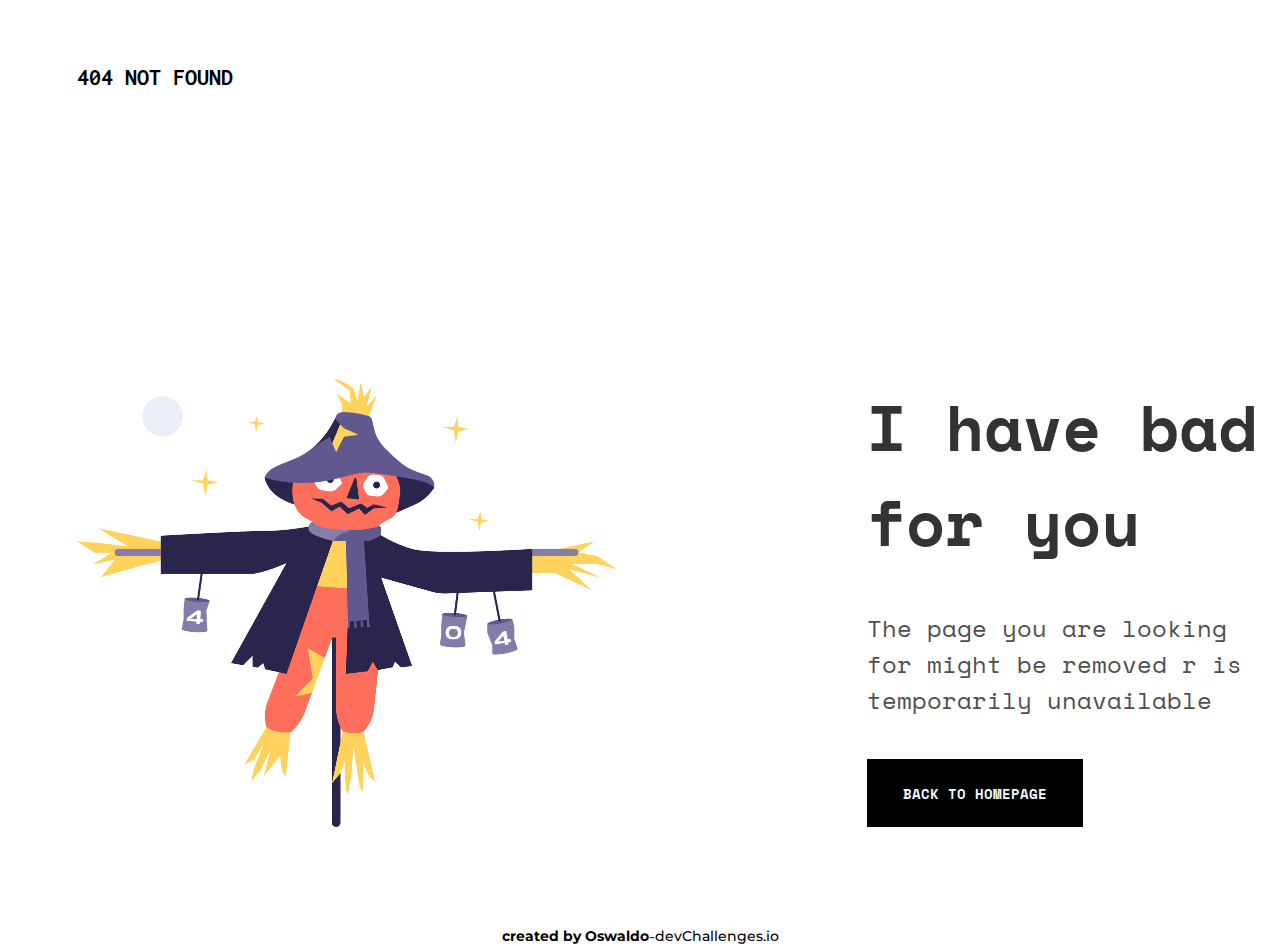
<file: 404error/index.html>
<!DOCTYPE html>
<html lang="es">

<head>
    <meta charset="UTF-8">
    <meta name="viewport" content="width=device-width, initial-scale=1.0">
    <title>404 Error</title>
    <link rel="stylesheet" href="style2.css">
</head>

<body>
    <div class="cabecera">
        <p class="not-found">404 NOT FOUND</p>
    </div>
    <div class="container">
        <div class="izquierda">
            <div class="scarecrow"></div>
        </div>
        <div class="derecha">
            <div class="texto">I have bad news for you </div>
            <div class="parrafo">The page you are looking for might be removed r is temporarily unavailable</div>
            <div class="boton-volver"> <p>BACK TO HOMEPAGE</p> </div>
        </div>
    </div>
    <div class="pie">
            <span class="autor">created by Oswaldo </span> - 
            <span class="sitio"> devChallenges.io</span>
    </div>

</body>

</html>
</file>
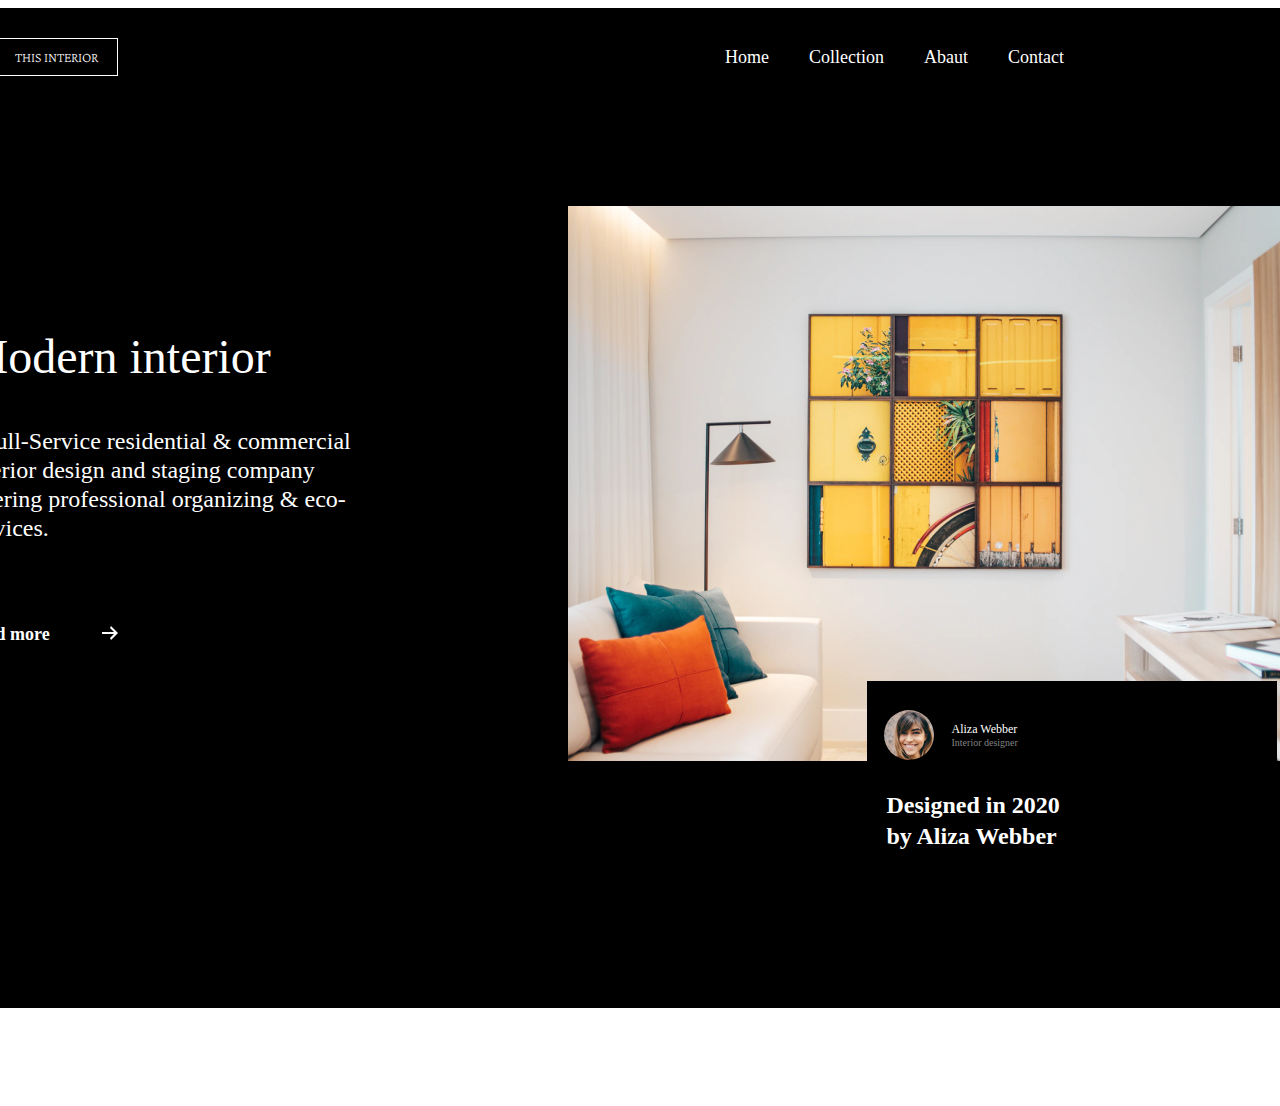
<file: interior-consultant/index.html>
<!DOCTYPE html>
<html lang="es">

<head>
    <meta charset="UTF-8">
    <meta name="viewport" content="width=device-width, initial-scale=1.0">
    <title>Modern Interior</title>
    <link rel="stylesheet" href="test2.css">
    <script src="test2.js"></script>
</head>

<body>
    <div class="contenedor">
        <div class="cabecera">
            <div class="cabecera-boton">
                <p>This Interior</p>
            </div>
            <div class="cabecera-navegador">
                <div class="cabecera-navegador-boton">
                    <span class="hamburgesa">&#9776;</span>
                    <span class="cruz">&#10007;</span>
                </div>
                <div class="cabecera-navegador-lista">
                    <ul>
                        <li><a href="#">Home</a></li>
                        <li><a href="#">Collection</a></li>
                        <li><a href="#">Abaut</a></li>
                        <li><a href="#">Contact</a></li>
                    </ul>
                </div>
            </div>
        </div>
        <div class="cuerpo">
            <div class="cuerpo-textos">
                <div class="cuerpo-textos-cabecera">
                    Modern interior
                </div>
                <div class="cuerpo-textos-entrada">
                    A full-Service residential & commercial interior design and staging company offering professional
                    organizing & eco-services.
                </div>
                <div class="cuerpo-textos-pie">
                    <span> Read more</span>
                    <span class="flecha"><svg width="20" height="20" viewBox="0 0 20 20"
                            xmlns="http://www.w3.org/2000/svg">
                            <path fill="#ffffff" d="M2 11V9h12l-4-4l1-2l7 7l-7 7l-1-2l4-4H2z" />
                        </svg>
                    </span>
                </div>
            </div>
            <div class="cuerpo-imagen">
                <div class="cuerpo-imagen-principal"></div>
                <div class="cuerpo-imagen-persona">
                    <div class="cuerpo-imagen-persona-cabecera">
                        <div class="cuerpo-imagen-persona-logo">
                            <img src="photo2.png" alt="">
                        </div>
                        <div class="cuerpo-imagen-persona-texto">
                            <span class="cuerpo-imagen-persona-texto-nombre">Aliza Webber</span>
                            <span class="cuerpo-imagen-persona-texto-oficio">Interior designer</span>
                        </div>
                    </div>
                    <div class="cuerpo-imagen-persona-texto-pie">
                        Designed in 2020 by Aliza Webber
                    </div>
                </div>
            </div>
        </div>

    </div>
</body>

</html>
</file>
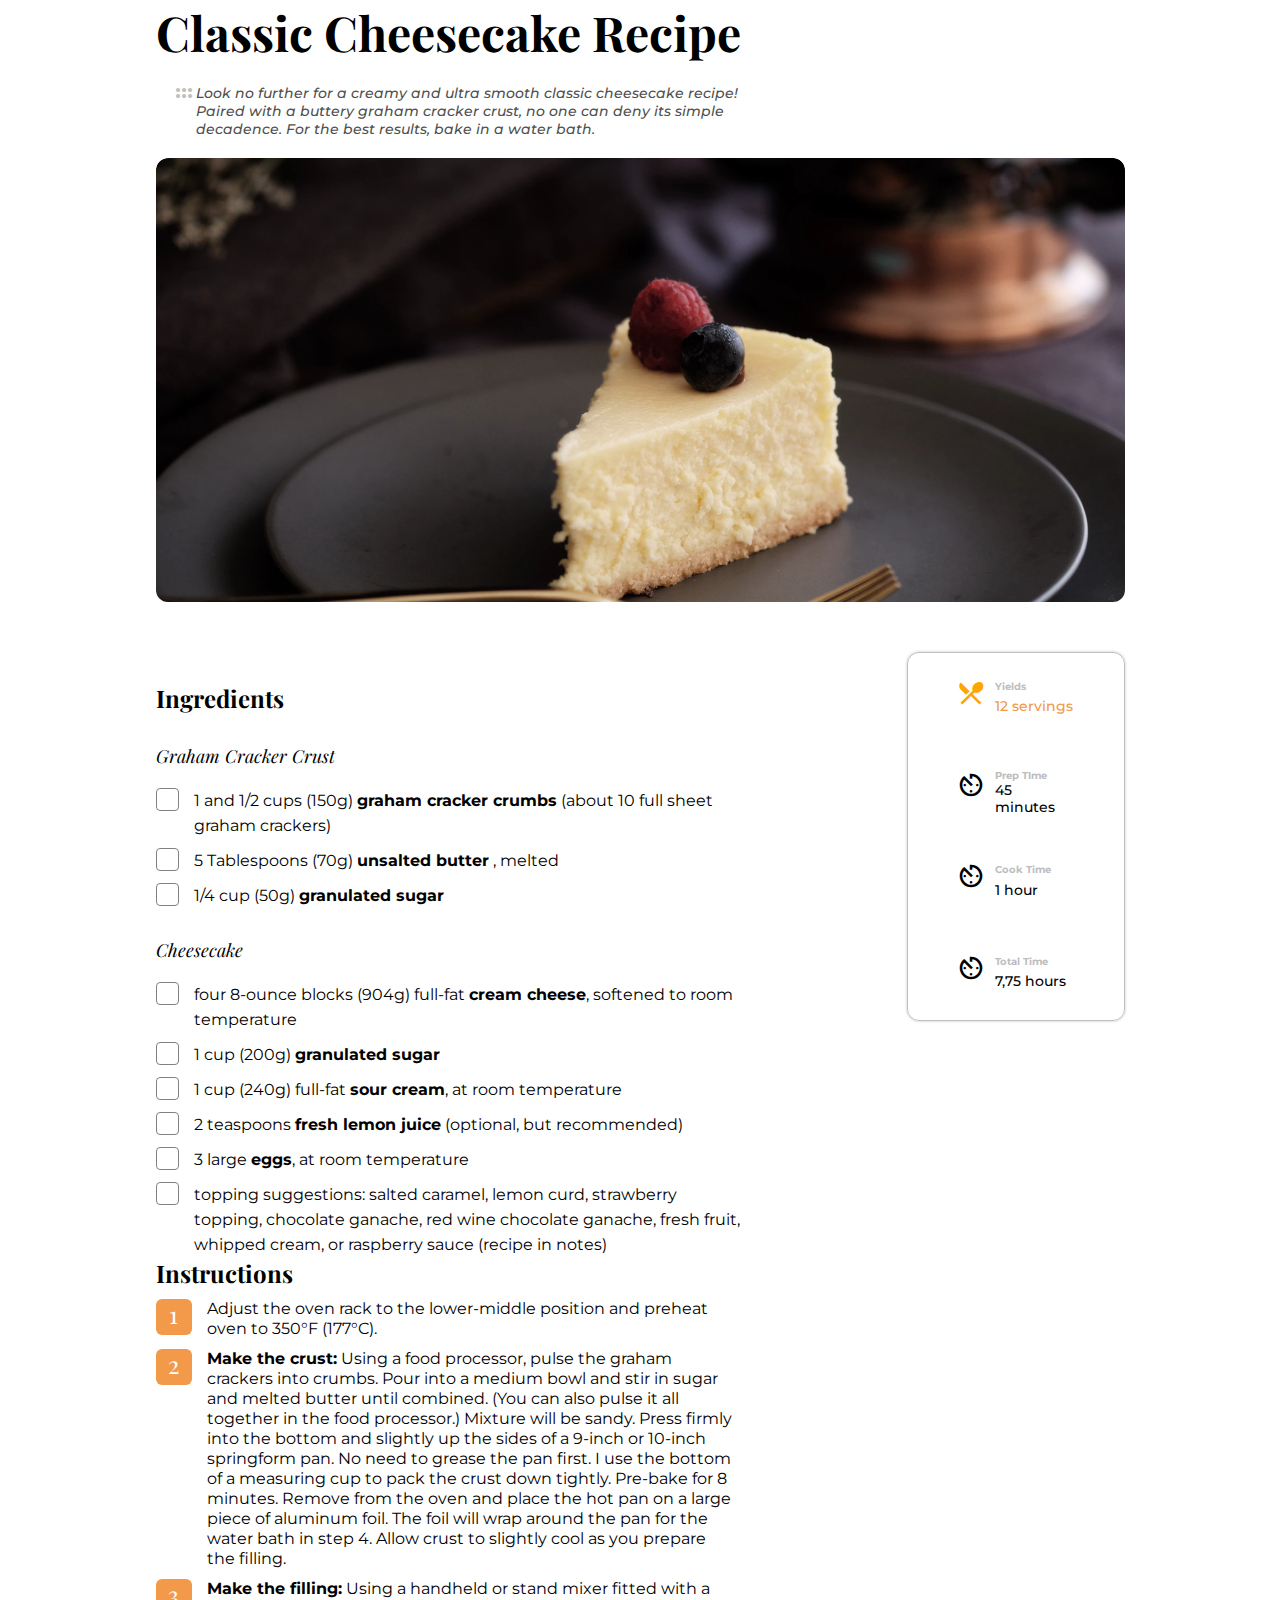
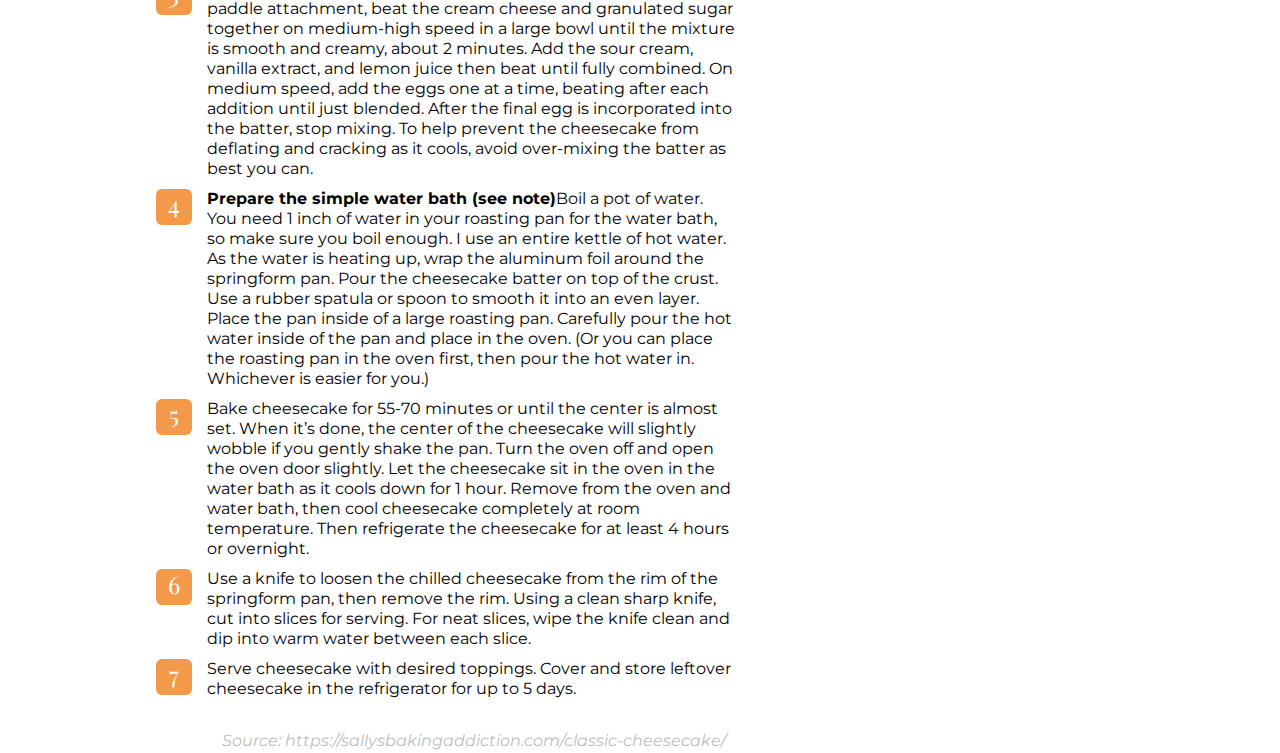
<file: recipe-page/index.html>
<!DOCTYPE html>
<html lang="es">

<head>
    <meta charset="UTF-8">
    <meta name="viewport" content="width=device-width, initial-scale=1.0">
    <title>Reipe page</title>
    <link rel="stylesheet" href="style.css">
    <link rel="stylesheet"
        href="https://fonts.googleapis.com/css2?family=Material+Symbols+Outlined:opsz,wght,FILL,GRAD@48,400,0,0" />
    <link href="https://fonts.googleapis.com/icon?family=Material+Icons" rel="stylesheet">
</head>
  

<body>
    <!-- Desafío: Crea una página de recetas siguiendo el diseño dado. Puedes usar tu propia receta y recuerda poner la fuente. 
    La página debe ser responsive. No mires las soluciones existentes. 
    Complete las historias de usuario a continuación:
    Historia de usuario: Puedo ver una receta con ingredientes e instrucciones
    Historia de usuario: puedo seleccionar una casilla de verificación si tengo los ingredientes
    Historia de usuario: Puedo ver la cantidad de porciones, tiempos de horneado
    Icono: https://google.github.io/material-design-icons/ -->

    <div class="container">
        <div class="cabecera">
            <div class="cabecera-textos">
            <div class="cabecera-titulo">Classic Cheesecake Recipe </div>
            <div class="cabecera-parrafo">
                <div class="cabecera-parrafo-svg"><span class="material-symbols-outlined">
                        drag_indicator
                    </span></div>
                <div class="cabecera-parrafo-texto">Look no further for a creamy and ultra smooth classic cheesecake
                    recipe! Paired with a buttery graham cracker crust, no one can deny its simple decadence. For the
                    best results, bake in a water bath.</div>
            </div>
        </div>
            <div class="cabecera-imagen"></div>
        </div>
        <div class="receta">
            <div class="instrucciones">
                <p class="ingredientes">Ingredients</p>
                <p class="subtitulo-receta">Graham Cracker Crust</p>
                <div class="contenedor-ingrediente">
                    <span class="caja"></span>
                    <span class="ingredientes-texto">1 and 1/2 cups (150g) <span class="negrita">graham cracker
                            crumbs</span> (about 10 full sheet graham crackers)</span>
                </div>
                <div class="contenedor-ingrediente">
                    <span class="caja"></span>
                    <span class="ingredientes-texto">5 Tablespoons (70g) <span class="negrita">unsalted butter</span> ,
                        melted</span>
                </div>
                <div class="contenedor-ingrediente">
                    <span class="caja"></span>
                    <span class="ingredientes-texto">1/4 cup (50g) <span class="negrita">granulated sugar</span> </span>
                </div>
                <p class="subtitulo-receta">Cheesecake</p>
                <div class="contenedor-ingrediente">
                    <span class="caja"></span>
                    <span class="ingredientes-texto">four 8-ounce blocks (904g) full-fat <span class="negrita">cream
                            cheese</span>, softened to room temperature </span>
                </div>
                <div class="contenedor-ingrediente">
                    <span class="caja"></span>
                    <span class="ingredientes-texto">1 cup (200g) <span class="negrita">granulated sugar</span></span>
                </div>
                <div class="contenedor-ingrediente">
                    <span class="caja"></span>
                    <span class="ingredientes-texto">1 cup (240g) full-fat <span class="negrita">sour cream</span>, at
                        room temperature</span>
                </div>
                <div class="contenedor-ingrediente">
                    <span class="caja"></span>
                    <span class="ingredientes-texto"> 2 teaspoons <span class="negrita">fresh lemon juice</span>
                        (optional, but recommended)</span>
                </div>
                <div class="contenedor-ingrediente">
                    <span class="caja"></span>
                    <span class="ingredientes-texto">3 large <span class="negrita">eggs</span>, at room
                        temperature</span>
                </div>
                <div class="contenedor-ingrediente">
                    <span class="caja"></span>
                    <span class="ingredientes-texto">topping suggestions: salted caramel, lemon curd, strawberry
                        topping, chocolate ganache, red wine chocolate ganache, fresh fruit, whipped cream, or raspberry
                        sauce (recipe in notes)</span>
                </div>
                <p class="ingredientes">Instructions</p>
                <div class="contenedor-ingrediente">
                    <span class="caja-naranja">
                        <p>1</p>
                    </span>
                    <span class="ingredientes-texto instrucciones-texto">Adjust the oven rack to the lower-middle
                        position and preheat oven to 350°F (177°C).
                    </span>
                </div>
                <div class="contenedor-ingrediente">
                    <span class="caja-naranja">
                        <p>2</p>
                    </span>
                    <span class="ingredientes-texto instrucciones-texto"><span class="negrita">Make the crust:</span>
                        Using a food processor, pulse the graham crackers into crumbs. Pour into a medium bowl and stir
                        in sugar and melted butter until combined. (You can also pulse it all together in the food
                        processor.) Mixture will be sandy. Press firmly into the bottom and slightly up the sides of a
                        9-inch or 10-inch springform pan. No need to grease the pan first. I use the bottom of a
                        measuring cup to pack the crust down tightly. Pre-bake for 8 minutes. Remove from the oven and
                        place the hot pan on a large piece of aluminum foil. The foil will wrap around the pan for the
                        water bath in step 4. Allow crust to slightly cool as you prepare the filling.
                    </span>
                </div>
                <div class="contenedor-ingrediente">
                    <span class="caja-naranja">
                        <p>3</p>
                    </span>
                    <span class="ingredientes-texto instrucciones-texto"><span class="negrita">Make the filling:</span>
                        Using a handheld or stand mixer fitted with a paddle attachment, beat the cream cheese and
                        granulated sugar together on medium-high speed in a large bowl until the mixture is smooth and
                        creamy, about 2 minutes. Add the sour cream, vanilla extract, and lemon juice then beat until
                        fully combined. On medium speed, add the eggs one at a time, beating after each addition until
                        just blended. After the final egg is incorporated into the batter, stop mixing. To help prevent
                        the cheesecake from deflating and cracking as it cools, avoid over-mixing the batter as best you
                        can.
                    </span>
                </div>
                <div class="contenedor-ingrediente">
                    <span class="caja-naranja">
                        <p>4</p>
                    </span>
                    <span class="ingredientes-texto instrucciones-texto"><span class="negrita">Prepare the simple water
                            bath (see note)</span>Boil a pot of water. You need 1 inch of water in your roasting pan for
                        the water bath, so make sure you boil enough. I use an entire kettle of hot water. As the water
                        is heating up, wrap the aluminum foil around the springform pan. Pour the cheesecake batter on
                        top of the crust. Use a rubber spatula or spoon to smooth it into an even layer. Place the pan
                        inside of a large roasting pan. Carefully pour the hot water inside of the pan and place in the
                        oven. (Or you can place the roasting pan in the oven first, then pour the hot water in.
                        Whichever is easier for you.)
                    </span>
                </div>
                <div class="contenedor-ingrediente">
                    <span class="caja-naranja">
                        <p>5</p>
                    </span>
                    <span class="ingredientes-texto instrucciones-texto">Bake cheesecake for 55-70 minutes or until the
                        center is almost set. When it’s done, the center of the cheesecake will slightly wobble if you
                        gently shake the pan. Turn the oven off and open the oven door slightly. Let the cheesecake sit
                        in the oven in the water bath as it cools down for 1 hour. Remove from the oven and water bath,
                        then cool cheesecake completely at room temperature. Then refrigerate the cheesecake for at
                        least 4 hours or overnight.
                    </span>
                </div>
                <div class="contenedor-ingrediente">
                    <span class="caja-naranja">
                        <p>6</p>
                    </span>
                    <span class="ingredientes-texto instrucciones-texto">Use a knife to loosen the chilled cheesecake
                        from the rim of the springform pan, then remove the rim. Using a clean sharp knife, cut into
                        slices for serving. For neat slices, wipe the knife clean and dip into warm water between each
                        slice.
                    </span>
                </div>
                <div class="contenedor-ingrediente">
                    <span class="caja-naranja">
                        <p>7</p>
                    </span>
                    <span class="ingredientes-texto instrucciones-texto">Serve cheesecake with desired toppings. Cover
                        and store leftover cheesecake in the refrigerator for up to 5 days.
                    </span>
                </div>
                <p class="pie">Source: https://sallysbakingaddiction.com/classic-cheesecake/</p>

            </div>
            <div class="tiempos">
                <div class="tiempos-caja">
                    <div class="tiempos-caja-icono">
                        <span style="color: orange; font-size: 34px;" class="material-icons">&#xe561;</span>
                    </div>
                    <div class="tiempos-caja-texto">
                        <p class="tiempos-caja-texto-titulo">Yields</p>
                        <p style="color: #F2994A;" class="tiempos-caja-texto-texto">12 servings</p>
                    </div>
                </div>
                <div class="tiempos-caja">
                    <div class="tiempos-caja-icono">
                        <span class="material-icons">&#xe01b;</span>
                    </div>
                    <div class="tiempos-caja-texto">
                        <p class="tiempos-caja-texto-titulo">Prep TIme</p>
                        <p class="tiempos-caja-texto-texto">45 minutes</p>
                    </div>
                </div>
                <div class="tiempos-caja">
                    <div class="tiempos-caja-icono">
                        <span class="material-icons">&#xe01b;</span>
                    </div>
                    <div class="tiempos-caja-texto">
                        <p class="tiempos-caja-texto-titulo">Cook Time</p>
                        <p class="tiempos-caja-texto-texto">1 hour</p>
                    </div>
                </div>
                <div class="tiempos-caja">
                    <div class="tiempos-caja-icono">
                        <span class="material-icons">&#xe01b;</span>
                    </div>
                    <div class="tiempos-caja-texto">
                        <p class="tiempos-caja-texto-titulo">Total Time</p>
                        <p class="tiempos-caja-texto-texto">7,75 hours</p>
                    </div>
                </div>
            </div>

        </div>
    </div>

</body>

</html>
</file>
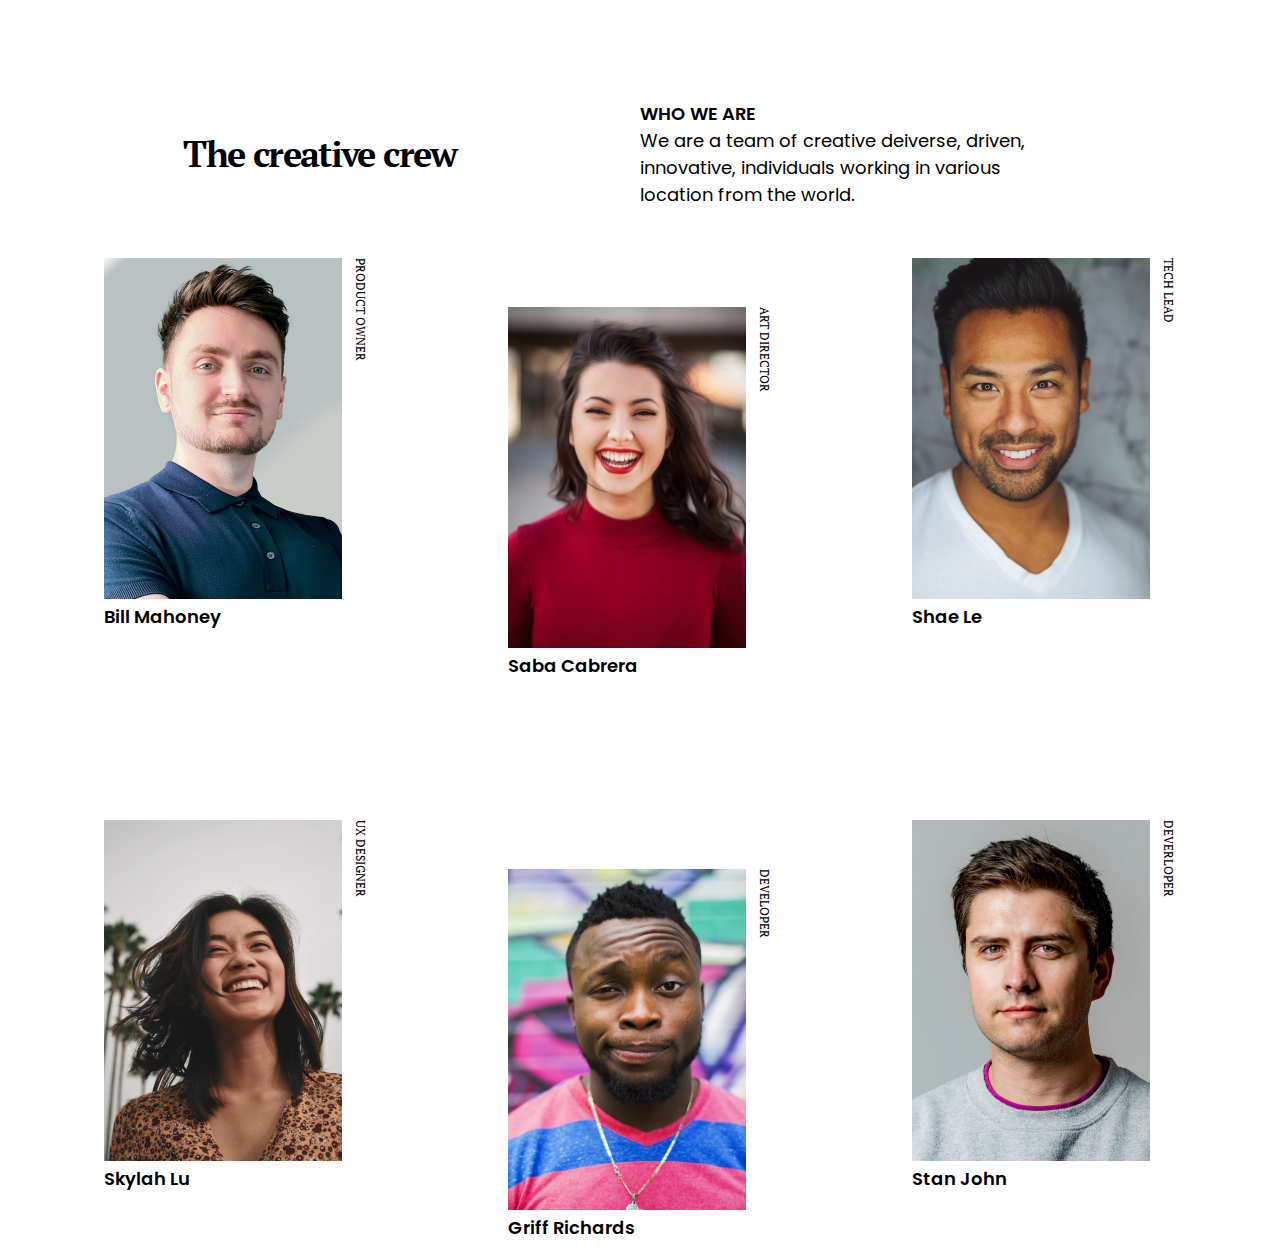
<file: team-page/index.html>
<!DOCTYPE html>
<html lang="es">

<head>
    <meta charset="UTF-8">
    <meta name="viewport" content="width=device-width, initial-scale=1.0">
    <title>Target</title>
    <link rel="stylesheet" href="test4.css">
</head>

<body>
    <div class="container">
        <div class="contenedor">
            <div class="cabecera">
                <div class="cabecera-titulo">The creative crew</div>
                <div class="quien">
                    <div class="quien-titulo">WHO WE ARE</div>
                    <div class="quien-parrafo">We are a team of creative deiverse, driven, innovative, individuals
                        working in various location from the world.</div>
                </div>
            </div>
            <div class="team">
                <div class="contenedor-tarjeta">
                    <div class="tarjeta">
                        <div class="tarjeta-imagen"> <img src="photo1.png" alt="Imagen 1"> </div>
                        <div class="tarjeta-oficio">Product owner</div>
                    </div>
                    <div class="tarjeta-nombre">Bill Mahoney</div>
                </div>
                <div class="contenedor-tarjeta">
                    <div class="tarjeta">
                        <div class="tarjeta-imagen"> <img src="photo2.png" alt="Imagen 2"> </div>
                        <div class="tarjeta-oficio">Art director</div>
                    </div>
                    <div class="tarjeta-nombre">Saba Cabrera</div>
                </div>
                <div class="contenedor-tarjeta">
                    <div class="tarjeta">
                        <div class="tarjeta-imagen"> <img src="photo3.png" alt="Imagen 3"> </div>
                        <div class="tarjeta-oficio">Tech Lead </div>
                    </div>
                    <div class="tarjeta-nombre">Shae Le</div>
                </div>
                <div class="contenedor-tarjeta">
                    <div class="tarjeta">
                        <div class="tarjeta-imagen"> <img src="photo4.png" alt="Imagen 4"> </div>
                        <div class="tarjeta-oficio">UX Designer</div>
                    </div>
                    <div class="tarjeta-nombre">Skylah Lu</div>
                </div>
                <div class="contenedor-tarjeta">
                    <div class="tarjeta">
                        <div class="tarjeta-imagen"> <img src="photo5.png" alt="Imagen 5"> </div>
                        <div class="tarjeta-oficio">Developer</div>
                    </div>
                    <div class="tarjeta-nombre">Griff Richards</div>
                </div>
                <div class="contenedor-tarjeta">
                    <div class="tarjeta">
                        <div class="tarjeta-imagen"> <img src="photo6.png" alt="Imagen 6"> </div>
                        <div class="tarjeta-oficio">DEverloper</div>
                    </div>
                    <div class="tarjeta-nombre">Stan John</div>
                </div>
            </div>
        </div> 
    </div>
</body>

</html>
</file>
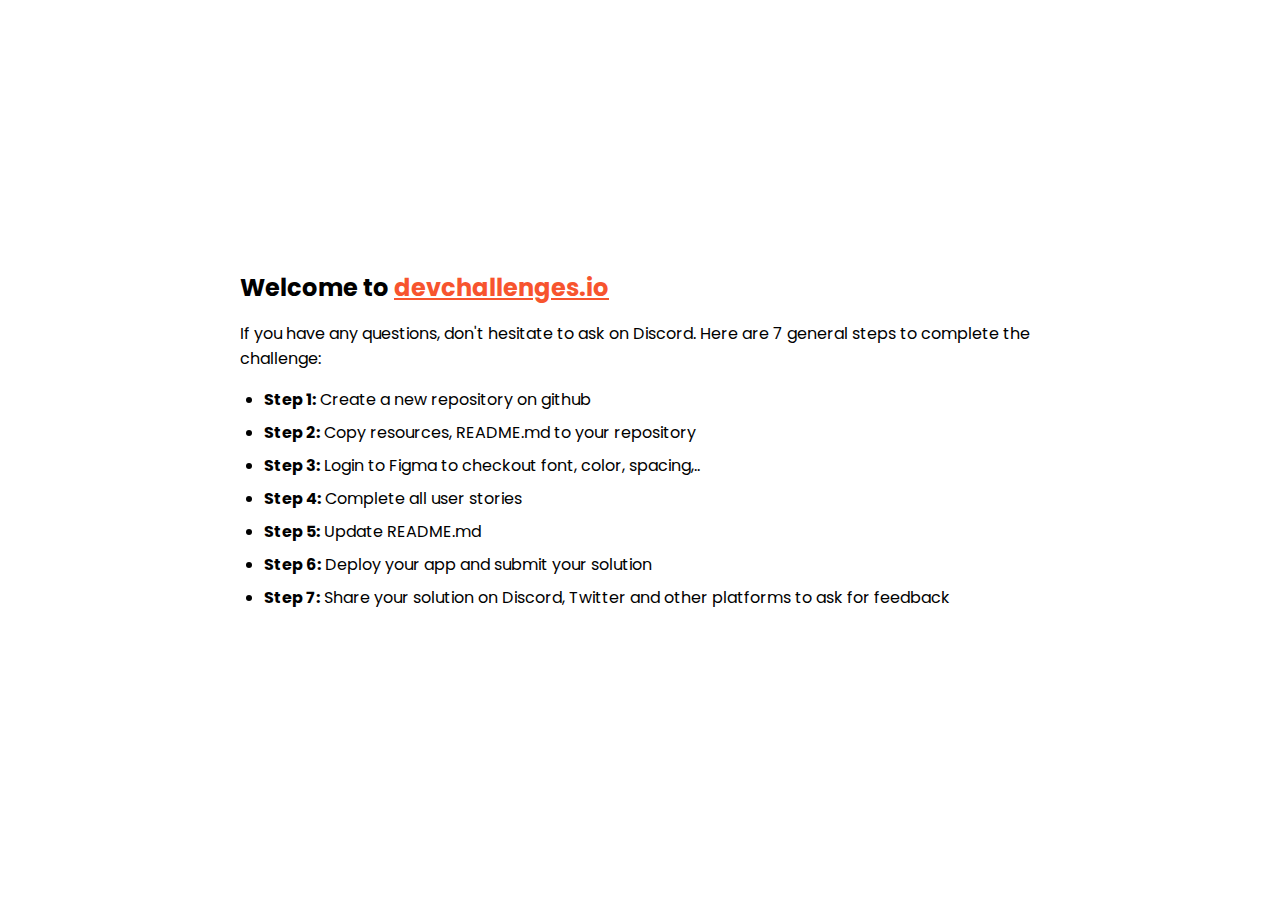
<file: recipe-page/index_.html>
<!DOCTYPE html>
<html lang="en">
  <head>
    <meta charset="utf-8" />
    <meta
      name="viewport"
      content="width=device-width, initial-scale=1,
  maximum-scale=5"
    />

    <link rel="icon" href="devchallenges.png" />

    <link
      rel="shortcut icon"
      type="image/x-icon"
      href="https://devchallenges.io/"
    />

    <link
      href="https://fonts.googleapis.com/css2?family=Poppins:wght@400;500&display=swap"
      rel="stylesheet"
    />

    <title>Devchallenges</title>

    <style>
      body {
        font-family: "Poppins", sans-serif;
      }

      ul {
        padding-left: 24px;
      }

      li {
        margin-bottom: 8px;
      }

      .welcome {
        max-width: 800px;
        margin: 0 auto;
      }

      .welcome-text {
        margin-top: 30vh;
        font-weight: 500;
      }

      .welcome-text p {
        font-size: 1rem;
        font-weight: 400;
      }

      .welcome-text h1 {
        font-size: 1.5rem;
      }

      .welcome-text a {
        color: #f7542e;
      }
    </style>
  </head>
  <body>
    <div class="welcome">
      <div class="welcome-text">
        <h1>
          Welcome to
          <a href="https://devchallenges.io/" target="_blank"
            >devchallenges.io</a
          >
        </h1>

        <p>
          If you have any questions, don't hesitate to ask on Discord. Here are
          7 general steps to complete the challenge:
        </p>
      </div>

      <ul>
        <li><b>Step 1:</b> Create a new repository on github</li>
        <li><b>Step 2:</b> Copy resources, README.md to your repository</li>
        <li>
          <b>Step 3:</b> Login to Figma to checkout font, color, spacing,..
        </li>
        <li><b>Step 4:</b> Complete all user stories</li>
        <li><b>Step 5:</b> Update README.md</li>
        <li><b>Step 6:</b> Deploy your app and submit your solution</li>
        <li>
          <b>Step 7:</b> Share your solution on Discord, Twitter and other
          platforms to ask for feedback
        </li>
      </ul>
    </div>
  </body>
</html>
</file>
<file: 404error/style2.css>
@import url('https://fonts.googleapis.com/css2?family=Space+Mono:wght@400;700&display=swap');
@import url('https://fonts.googleapis.com/css2?family=Inconsolata:wght@400;700&display=swap');
@import url('https://fonts.googleapis.com/css2?family=Montserrat:wght@500;700&display=swap');
*,
*:before,
*:after {
  box-sizing: border-box;
}
html,
body {
    margin: 0px;
    padding: 0px;
    display: flex;
    flex-direction: column;
    font-family: 'Space Mono', monospace;
}

.cabecera {
    display: flex;
    flex-direction: row;
    margin-top: 40px;
    margin-left: 77px;
}

.not-found {
    font-family: 'Inconsolata', monospace;
    font-size: 24px;
    font-weight: 700;
}

.container {
    display: flex;
    /* flex-direction: row;
    justify-content: center; */
    align-items: center;
    margin-top: 265px;
    margin-left: 77px;
}

.izquierda {
    margin: 0px;
    padding: 0px;
}

.derecha {
    display: flex;
    flex-direction: column;
    justify-content: space-between;
    margin: 0px 0px 0px 250px;
    width: 550px;
    height: 448px;
}

.texto {
    width: 586px;
    ;
    height: 190px;
    font-size: 64px;
    font-weight: 700;
    color: #333333;
}

.scarecrow {
    width: 540px;
    height: 448px;
    background-image: url('Scarecrow.png');
    background-repeat: no-repeat;
    background-size: contain;
}

.parrafo {
    width: 381px;
    height: 108px;
    font-weight: 400;
    font-size: 24px;
    color: #4F4F4F;
}

.boton-volver {
    display: flex;
    align-items: center;
    justify-content: center;
    width: 216px;
    height: 68px;
    font-size: 14px;
    font-weight: 700;
    font-family: 'Space Mono', monospace;
    background-color: black;
    color: aliceblue;

}

.pie {
    font-family: 'Montserrat', sans-serif;
    width: 100%;
    display: flex;
    justify-content: center;
    margin-top: 100px;
}

.autor {
    font-size: 14px;
    font-weight: 700;
}

.sitio {
    font-size: 14px;
    font-weight: 500;
}



@media (max-width: 600px) {
    .cabecera{
        margin-top: 10px;
        margin-left: 24px;
        margin-bottom: 50px;
    }
    .container{
        flex-direction: column;
        width: 100%;
        margin: 0px;
        padding: 0px;
          }
    .scarecrow{
        width: 290px;
        height: 240px;
    }
    .texto{
        font-size: 48px;
        width: 370px;
    }
    .parrafo{
        width: 340px;
        font-size: 18px;
    }
    .pie{
        width: 100%;
    }


   
}
</file>
<file: interior-consultant/test2.css>
@import url("https://fonts.googleapis.com/css2?family=Material+Symbols+Outlined:opsz,wght,FILL,GRAD@20..48,100..700,0..1,-50..200");
@import url('https://fonts.googleapis.com/css2?family=Crimson+Pro:wght@200;400&display=swap');

body {
    display: flex;
    justify-content: center;
}
/* @media (min-width: 800px) and (max-width: 1440px) {
    .cuerpo{
        display: flex;
    }
  } */
.contenedor {
    width: 1440px;
    background-color: black;
    color: white;
    height: 1000px;
}

.cabecera {
    display: flex;
    align-items: center;
    justify-content: space-between;
}

.cabecera-boton {
    width: 100%;
    display: flex;
    margin-left: 50px;
    align-items: center;
}

.cabecera-boton>p {
    width: 100px;
    padding: 10px;
    border: 1px solid white;
    text-align: center;
    font-family: Crimson Pro;
    font-size: 14px;
    font-weight: 200;
    line-height: 16px;
    letter-spacing: 0em;
    text-align: center;
    text-transform: uppercase;

}

.cabecera-navegador {
    width: 100%;
}

.cabecera-navegador-lista {
    display: block;
    font-family: Montserrat;
    font-size: 18px;
    font-weight: 500;
    line-height: 22px;
    letter-spacing: 0em;
}

.cabecera-navegador ul {
    list-style: none;
    display: flex;
}

.cabecera-navegador ul li {
    margin: 20px;
}

.cabecera-navegador ul li a {
    text-decoration: none;
    color: white
}
.cabecera-navegador ul li a:hover {
    text-decoration: underline;
    text-underline-offset: 1em;
    
}
.cabecera-navegador-boton {
    display: none;
}

.cruz {
    display: none;
}
.cuerpo{
    display: flex;
    height: 100vh;
    margin-top: 100px;
}
.cuerpo-textos{
    display: flex;
    flex-direction: column;
    margin-left: 20px;
    
}
.cuerpo-textos-cabecera {
    font-family: Lora;
    font-size: 48px;
    font-weight: 500;
    line-height: 61px;
    letter-spacing: 0em;
    margin-top: 120px;
    margin-bottom: 40px;
}

.cuerpo-textos-entrada {
    width: 410px;
    font-family: Montserrat;
    font-size: 24px;
    font-weight: 400;
    line-height: 29px;
    letter-spacing: 0em;
    margin-bottom: 80px;
    margin-right: 180px;

}

.cuerpo-textos-pie {
    display: flex;
    gap: 50px;
    margin-bottom: 39px;
    font-family: Montserrat;
    font-size: 18px;
    font-weight: 700;
    line-height: 22px;
    letter-spacing: 0em;
    /* text-align: left; */

}

span {
    display: inline-block;
}

.cuerpo-imagen {
    margin-left: 12px;
    margin-right: 30px;
}

.cuerpo-imagen-principal {
    width: 737px;
    height: 555px;
    background-image: url(photo1.png);
    background-repeat: no-repeat;
    background-size: contain;
}
.cuerpo-imagen-persona{
    background-color: black;
    display: flex;
    flex-direction: column;
    justify-content: space-evenly;
    position: relative;
    width: 410px;
    height: 189px;
    bottom: 80px;
    left: 299px;
}
.cuerpo-imagen-persona-cabecera{
    display: flex;
}
.cuerpo-imagen-persona-logo{
    display: grid;
    justify-content: center;
    align-items: center;
    width: 85px;
    height: 72px;
}
.cuerpo-imagen-persona-logo img{
    width: 50px;
    border-radius: 100%;
}

.cuerpo-imagen-persona-texto {
    display: flex;
    flex-direction: column;
    justify-content: center;
    align-items: start;

}

.cuerpo-imagen-persona-texto-nombre {
    font-family: Montserrat;
    font-size: 12px;
    font-weight: 500;
    line-height: 15px;
    letter-spacing: 0em;
    text-align: left;
}

.cuerpo-imagen-persona-texto-oficio {
    font-family: Montserrat;
    font-size: 10px;
    font-weight: 500;
    line-height: 12px;
    letter-spacing: 0em;
    text-align: left;
    color: #828282;
}

.cuerpo-imagen-persona-texto-pie {
    width: 190px;
    font-family: Lora;
    font-size: 24px;
    font-weight: 700;
    line-height: 31px;
    letter-spacing: 0em;
    margin-left: 20px;
    /* text-align: left; */
}

@media (max-width: 800px) {

    /*Cabecera*/
    .cabecera {
        align-items: flex-start;
    }

    .contenedor {
        background-color: rgb(0, 0, 0);
        width: 375px;
        height: 800px;
    }

    .cabecera-boton {
        margin-left: 15px;
        margin-bottom: 0px;
    }

    .cabecera-navegador-boton {
        display: flex;
        justify-content: right;
        margin-right: 10px;
        font-size: 40px;
    }

    .cabecera-navegador-lista {
        display: none;
        justify-content: center;

    }

    .cabecera-navegador-lista ul {
        flex-direction: column;

    }

    /*Cuerpo*/
    .cuerpo{
        display: flex;
        flex-direction: column;
        margin-top:0px;
    }

    .cuerpo-textos {
        margin-left: 10px;
    }

    .cuerpo-textos-cabecera {
        margin-top: 30px;
        margin-bottom: 39px;
        font-size: 36px;
    }

    .cuerpo-textos-entrada {
        width: 250px;
        margin-bottom: 39px;
        font-size: 14px;
    }
    .cuerpo-textos-pie {
        margin-bottom: 39px;
        font-size: 14px;
    }

    .cuerpo-imagen-principal {
        width: 351px;
        height: 264px;
    }

    .cuerpo-imagen-persona {
        display: flex;
        flex-direction: column;
        position: relative;
        bottom: 50px;
        left: 40px;
        background-color: rgb(0, 0, 0);
        width: 300px;
        height: 138px;
    }

    .cuerpo-imagen-persona-logo>img {
        width: 39px;
        height: 39px;
        border-radius: 100%;
        margin: 20px;
    }

    .cuerpo-imagen-persona-texto {
        width: 100%;
        margin: 20px;

    }
    .cuerpo-imagen-persona-texto-pie {
        margin-left: 20px;
        width: 190px;
    }

    /*  */
}
</file>
<file: recipe-page/style.css>
@import url('https://fonts.googleapis.com/css2?family=Playfair+Display:wght@400;700&display=swap');
@import url('https://fonts.googleapis.com/css2?family=Montserrat:ital,wght@0,500;1,500&display=swap');

* {
    margin: 0px;
    padding: 0px;
}

body {
    display: flex;
    justify-content: center;
}

.container {
    display: flex;
    justify-content: center;
    align-items: center;
    flex-direction: column;
    width: 1440px;
}
.cabecera, .receta{
    width: 1440px;
    display: flex;
    justify-content: center;
    flex-direction: column;
    align-items: center;
}
.cabecera-textos{
    display: flex;
    flex-direction: column;
    justify-content: flex-start;
    align-items: flex-start;
    width: 969px;
}
.cabecera-parrafo {
    display: flex;
}

.cabecera-parrafo-texto {
    display: flex;
    width: 592px;
    flex-direction: column;
    flex-shrink: 0;
}

.cabecera-parrafo-svg {
    display: flex;
    width: 30px;
    height: 8px;
    padding: 2px 5px;
    color: silver;
    rotate: 270deg;

}

.cabecera-titulo {
    color: #000;
    font-size: 48px;
    font-family: 'Playfair Display', serif;
    font-style: normal;
    font-weight: 700;
    line-height: normal;
    margin-bottom: 20px;
}

.cabecera-parrafo {
    display: flex;
    justify-content: center;
    color: var(--gray-2, #4F4F4F);
    font-size: 14px;
    font-family: 'Montserrat', sans-serif;
    font-style: italic;
    font-weight: 500;
    line-height: normal;
    margin-bottom: 20px;

}

.cabecera-imagen {
    width: 969px;
    height: 444px;
    border-radius: 12px;
    background-image: url(photo1.png);
    background-repeat: no-repeat;
    background-size: cover;
}

.receta {
    width: 969px;
    margin-top: 50px;
    display: flex;
    flex-direction: row;
    justify-content:space-between;
    align-items: flex-start;
}

.ingredientes,
.instrucciones {
    font-family: Playfair Display;
    width: 637px;
    font-size: 24px;
    line-height: 32px;
    letter-spacing: 0em;
}

.ingredientes {
    font-weight: 700;
}

.subtitulo-receta {
    font-family: Playfair Display;
    font-size: 18px;
    font-style: italic;
    font-weight: 400;
    line-height: 24px;
    letter-spacing: 0em;

    margin-top: 30px;
    margin-bottom: 20px;
}

.contenedor-ingrediente {
    display: flex;
    margin-top: 10px;
}

.caja {
    display: inline-block;
    width: 21px;
    height: 21px;
    border: 1px solid #828282;
    border-radius: 4px;
    margin-right: 15px;
}

.ingredientes-texto {
    display: inline-block;
    font-family: Montserrat;
    font-size: 16px;
    line-height: 25px;
    letter-spacing: 0em;
    text-align: left;
    width: 554px;
}

.negrita {
    font-weight: 700;
}

.instrucciones {
    margin-top: 30px;
}

.caja-naranja {
    display: flex;
    justify-content: center;
    align-items: center;
    width: 36px;
    height: 36px;
    border-radius: 6px;
    margin-right: 15px;
    font-size: 24px;
    line-height: 32px;
    letter-spacing: 0em;
    color: white;
    background-color: #F2994A;

}

.instrucciones-texto {
    width: 528px;
    font-family: Montserrat;
    font-size: 16px;
    font-weight: 400;
    line-height: 20px;
    letter-spacing: 0em;
}

.caja-naranja>p {
    margin-top: -6px;
}

.pie {
    font-family: Montserrat;
    font-size: 16px;
    font-style: italic;
    font-weight: 400;
    line-height: 24px;
    letter-spacing: 0em;
    text-align: left;
    color: #BDBDBD;
    text-align: center;
    margin-top: 30px;
}

.tiempos {
    display: flex;
    flex-direction: column;
    justify-content: space-around;
    align-items: center;
    border: 1px solid silver;
    width: 216px;
    height: 367px;
    border-radius: 12px;
    box-shadow: 0px 0px 3px silver;

}

.tiempos-caja {
    display: flex;
    justify-content: space-between;

    width: 120px;
    height: 42px;
}

.tiempos-caja-texto {
    display: flex;
    flex-direction: column;
    justify-content: space-around;
    width: 82px;
    height: 40px;

}

.tiempos-caja-icono {
    width: 40px;
    height: 40px;
    /* margin-right: 20px; */
}

.tiempos-caja-texto-titulo {
    font-family: Montserrat;
    font-size: 10px;
    font-weight: 700;
    line-height: 12px;
    letter-spacing: 0em;
    color: #BDBDBD;
}

.tiempos-caja-texto-texto {
    font-family: Montserrat;
    font-size: 14px;
    font-weight: 500;
    line-height: 17px;
    letter-spacing: 0em;
    text-align: left;
}

.material-icons {
    font-size: 30px !important;
}

@media (max-width: 600px) {
    .container {
        margin: 0px auto;
        width: 600px;
    }
    .cabecera, .receta{
        width: 600px;
      
    }
    .cabecera {
        display: flex;
        flex-direction: column;
        align-items: center;
    }
    .cabecera-parrafo{
        width: 600px;
    }

    .cabecera-titulo {
        display: flex;
        justify-content: center;
        font-size: 24px;
        line-height: 32px;
        letter-spacing: 0em;
        text-align: left;
    }

    .cabecera-parrafo-texto {
        width: 345px;
        height: 88px;
        font-size: 12px;
        line-height: 15px;
    }

    .cabecera-imagen {
        width: 352px;
        height: 213px;
    }
    .cabecera-textos{
        align-items: center;
    }

    .receta {
        width: 400px;
        margin-top: 50px;
        display: flex;
        flex-direction: column-reverse;
        align-items: center;
    }
    .instrucciones{
        width: 400px;
    }
    .instrucciones-texto {
        width: 300px;
        font-family: Montserrat;
        font-size: 16px;
        font-weight: 400;
        line-height: 20px;
        letter-spacing: 0em;
    }
    .tiempos{
        display: flex;
        justify-content: flex-start;
        flex-direction: row;
        flex-wrap: wrap;
        border: none;
        box-shadow: none; 
        width: 400px;
        height: 200px;     
    }
    .tiempos-caja:nth-child(1){

        width: 131px;
        margin-right: 200px;
        margin-left: 0px;
    }
    .tiempos-caja{
        width: 121px;
    }
    .ingredientes,.instrucciones, .ingredientes-texto{
    font-size: 14px;
}
.caja{
    margin-right: 0px;
}
.ingredientes-texto{
    margin-left: 15px;
}
}
</file>
<file: team-page/test4.css>
@import url('https://fonts.googleapis.com/css2?family=Montserrat:wght@500;600;700&display=swap');
@import url('https://fonts.googleapis.com/css2?family=Poppins:wght@400;600&display=swap');
@import url('https://fonts.googleapis.com/css2?family=PT+Serif&display=swap');

* {
    margin: 0px;
    padding: 0px;
}

body {
    display: flex;
    justify-content: center;
    margin-top: 100px;
}

.container {
    display: flex;
    justify-content: center;
    width: 1440px;
}

.contenedor {
    border-radius: 20px;
    width: auto;
}

.cabecera {
    display: grid;
    grid-template-columns: 1fr 1fr;
    align-items: center;
}

.cabecera-titulo {
    font-family: PT Serif;
    font-size: 36px;
    font-weight: 700;
    line-height: 48px;
    letter-spacing: -0.045em;
    text-align: center;
}
.quien{
    width: 400px;
}
.quien-titulo {
    font-family: Poppins;
    font-size: 18px;
    font-weight: 600;
    line-height: 27px;
    letter-spacing: 0em;
    text-align: left;
}

.quien-parrafo {
    font-family: Poppins;
    font-size: 18px;
    font-weight: 400;
    line-height: 27px;
    letter-spacing: 0em;
    text-align: left;
}

.team {
    display: flex;
    justify-content: center;
    flex-wrap: wrap;
    gap: 80px;
}

.contenedor-tarjeta {
    width: 264px;
    height: 383px;
    margin: auto 30px;
}

.tarjeta {
    display: flex;
}

.contenedor-tarjeta:nth-child(2),
.contenedor-tarjeta:nth-child(5) {
    margin-top: 99px;
}

img {
    width: 238px;
    height: 341px;
}

.tarjeta-oficio {
    writing-mode: vertical-rl;
    text-orientation: mixed;
    font-family: PT Serif;
    font-size: 12px;
    font-weight: 400;
    line-height: 16px;
    letter-spacing: 0em;
    text-align: left;
    margin-left: 10px;
    text-transform: uppercase;
}

.tarjeta-nombre {
    font-family: Poppins;
    font-size: 18px;
    font-weight: 600;
    line-height: 27px;
    letter-spacing: 0em;
    text-align: left;
}

@media (max-width: 1150px) {
    .contenedor{
        max-width: 450px;
        min-width: 450px;
    }

    .cabecera{
        grid-template-columns: 1fr;
    }

    .cabecera-titulo {
        font-family: PT Serif;
        font-size: 36px;
        font-weight: 700;
        line-height: 48px;
        letter-spacing: -0.045em;
        text-align: left;
        margin-bottom: 50px;
    }

    .quien-titulo {
        font-family: Poppins;
        font-size: 18px;
        font-weight: 600;
        line-height: 27px;
        letter-spacing: 0em;
        text-align: left;
    }

    .quien-parrafo {
        font-family: Poppins;
        font-size: 14px;
        font-weight: 400;
        line-height: 21px;
        letter-spacing: 0em;
        text-align: left;
    }

    .team {
        gap: 10px;
    }

    .contenedor-tarjeta {
        width: 156px;
        height: 237px;
    }

    img {
        width: 138px;
        height: 209px;
    }

    .tarjeta-oficio {
        font-family: PT Serif;
        font-size: 10px;
        font-weight: 400;
        line-height: 13px;
        letter-spacing: 0em;
        text-align: left;
    }

    .tarjeta-nombre {
        font-family: Poppins;
        font-size: 14px;
        font-weight: 600;
        line-height: 21px;
        letter-spacing: 0em;
        text-align: left;
    }

    .contenedor-tarjeta:nth-child(5) {
        margin-top: 0px;
    }

    .contenedor-tarjeta:nth-child(2),
    .contenedor-tarjeta:nth-child(4),
    .contenedor-tarjeta:nth-child(6) {
        margin-top: 99px;
    }

}
</file>
